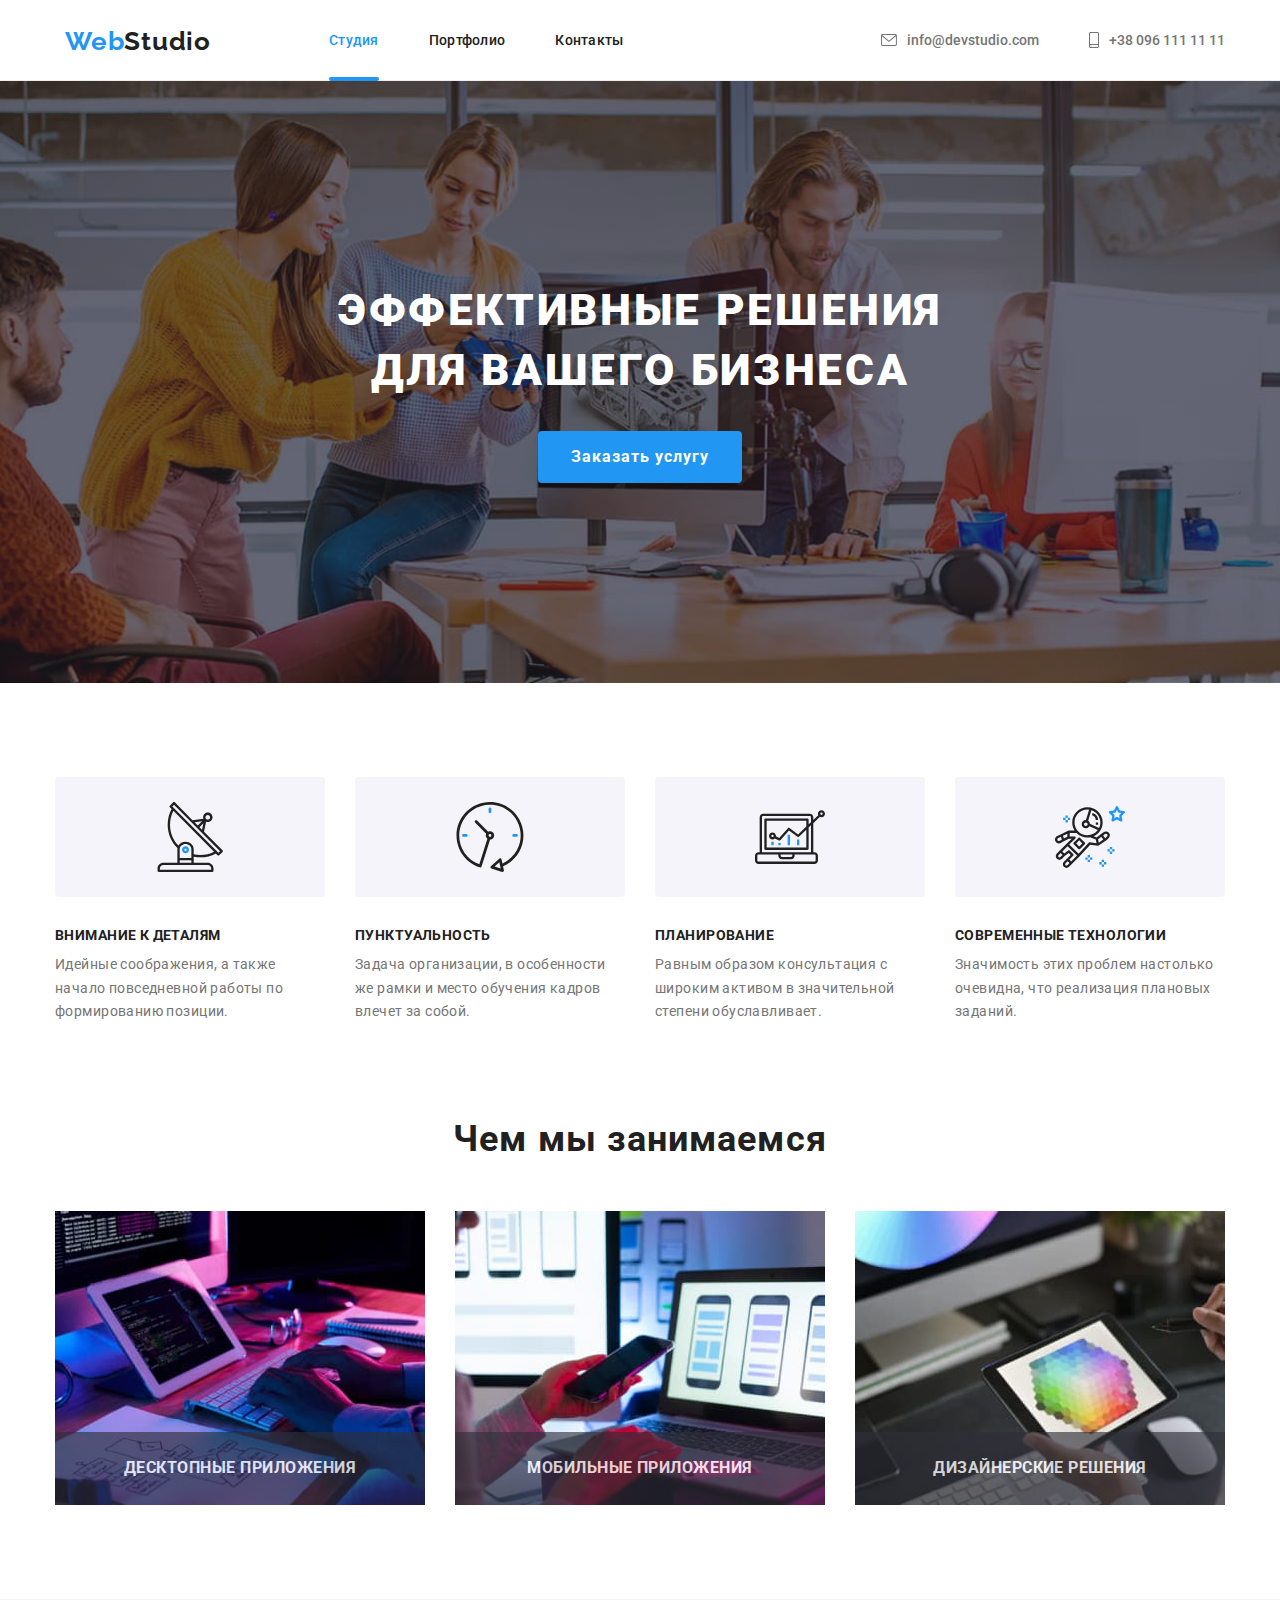
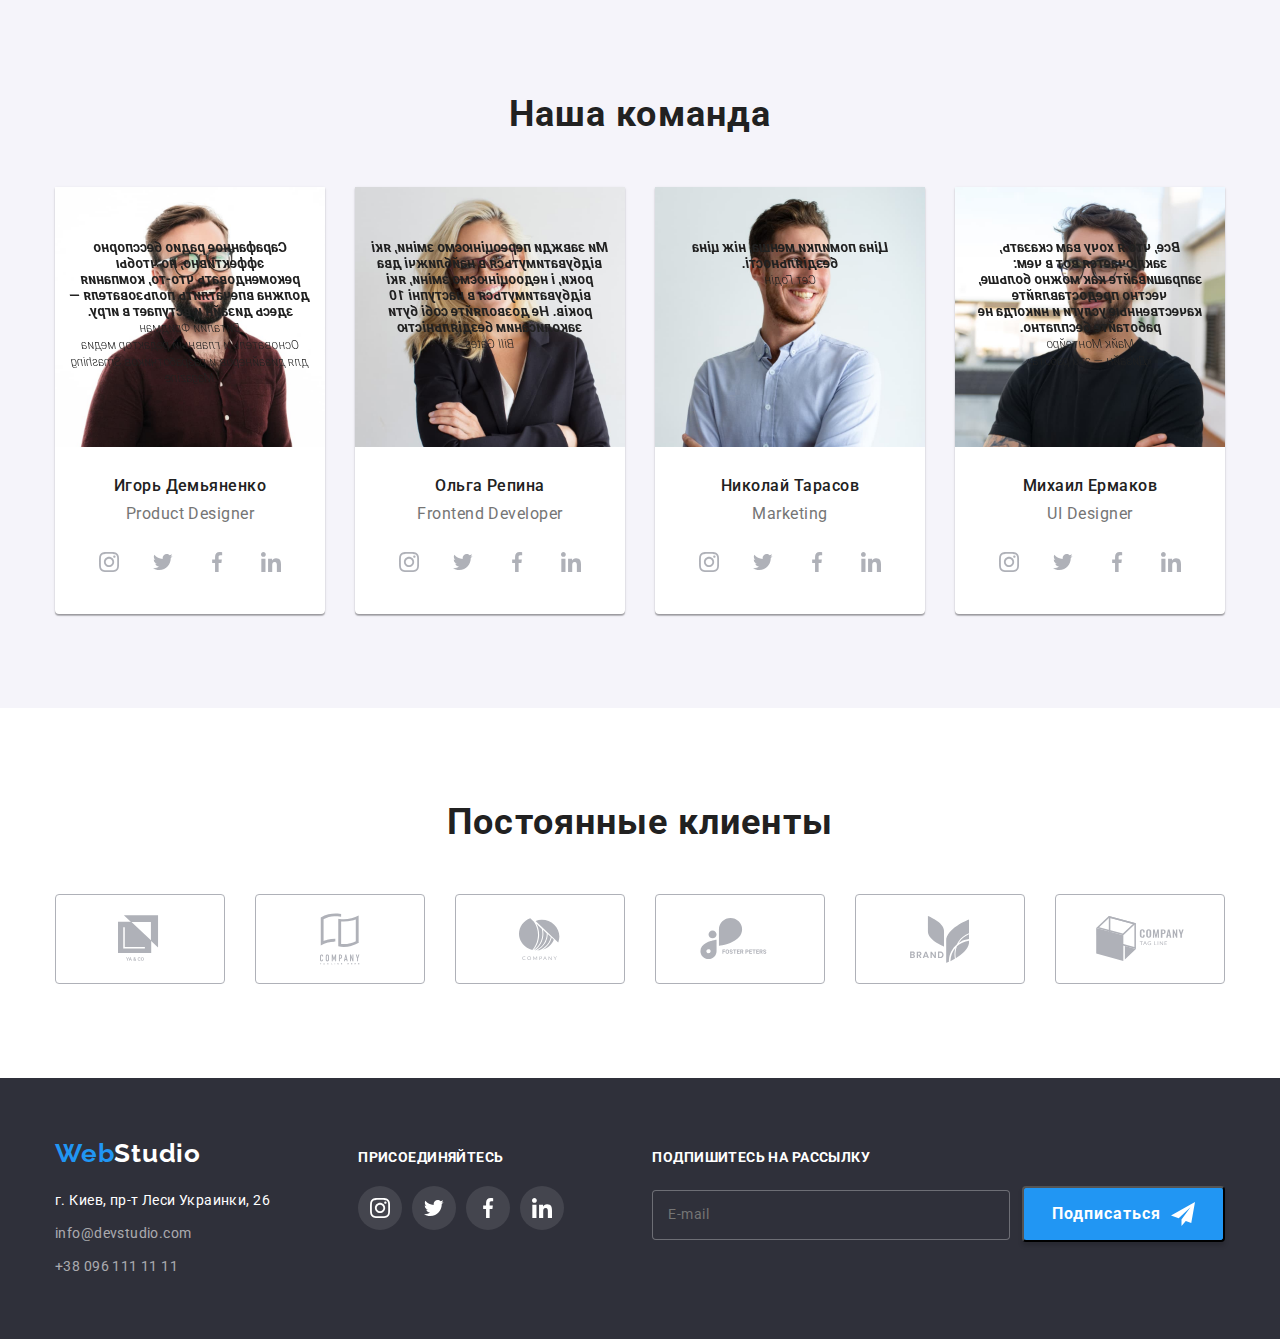
<file: index.html>
<!DOCTYPE html>
<html lang="en-ru">
  <head>
    <meta charset="UTF-8" />
    <meta http-equiv="X-UA-Compatible" content="IE=edge" />
    <meta name="viewport" content="width=device-width, initial-scale=1.0" />
    <link rel="preconnect" href="https://fonts.gstatic.com" />
    <link
      href="https://fonts.googleapis.com/css2?family=Raleway:wght@700&family=Roboto:wght@400;500;700;900&display=swap"
      rel="stylesheet"
    />
    <!-- <link
      rel="stylesheet"
      href="https://cdnjs.cloudflare.com/ajax/libs/modern-normalize/1.0.0/modern-normalize.min.css"
    /> -->
    <!-- <link rel="stylesheet" href="./css/style.css" /> -->
    <link rel="stylesheet" href="./css/main.min.css" />
    <title>Студия</title>
  </head>

  <body>
    <header class="header" id="header">
      <div class="container main-navigation">
        <nav class="navigation">
          <a href="./index.html" class="logo typical-link">
            <span class="logo-web">Web</span>Studio</a
          >
          <ul class="menu" id="menu">
            <li class="menu__item">
              <a
                href="./index.html"
                class="menu__link menu__link--current typical-link"
                >Студия</a
              >
            </li>
            <li class="menu__item">
              <a href="./portfolio.html" class="menu__link typical-link"
                >Портфолио</a
              >
            </li>
            <li class="menu__item">
              <a href="/Contacts" class="menu__link typical-link">Контакты</a>
            </li>
          </ul>
        </nav>
        <ul class="connect">
          <li class="connect__item">
            <a href="mailto:info@devstudio.com" class="linkM connect__link">
              <svg class="connect__icon envelope-icon">
                <use href="./images/sprite.svg#icon-envelope"></use>
              </svg>
              info@devstudio.com
            </a>
          </li>
          <li class="connect__item">
            <a href="tel:380961111111" class="linkT connect__link"
              ><svg class="connect__icon smartphone-icon">
                <use href="./images/sprite.svg#icon-smartphone"></use></svg
              >+38 096 111 11 11</a
            >
          </li>
        </ul>
      </div>
    </header>

    <main>
      <section class="section slogan" id="slogan">
        <div class="container">
          <h1 class="main-title">Эффективные решения для вашего бизнеса</h1>
          <button
            data-modal-open
            type="button"
            class="btn slogan-button"
            id="slogan-button"
          >
            Заказать услугу
          </button>
        </div>
      </section>

      <section class="section merits" id="merits">
        <div class="container">
          <h2 class="merits__title visually-hidden">Достоинства</h2>

          <ul class="merits-list">
            <li class="merits-list__item">
              <div class="merits-list__icon-thumb">
                <svg class="merits-list__icon">
                  <use href="./images/sprite.svg#icon-antena"></use>
                </svg>
              </div>
              <h3 class="merits-list__trait">Внимание к деталям</h3>
              <p class="merits-list__info">
                Идейные соображения, а также начало повседневной работы по
                формированию позиции.
              </p>
            </li>

            <li class="merits-list__item">
              <div class="merits-list__icon-thumb">
                <svg class="merits-list__icon">
                  <use href="./images/sprite.svg#icon-clock"></use>
                </svg>
              </div>
              <h3 class="merits-list__trait">Пунктуальность</h3>
              <p class="merits-list__info">
                Задача организации, в особенности же рамки и место обучения
                кадров влечет за собой.
              </p>
            </li>

            <li class="merits-list__item">
              <div class="merits-list__icon-thumb">
                <svg class="merits-list__icon">
                  <use href="./images/sprite.svg#icon-diagram"></use>
                </svg>
              </div>
              <h3 class="merits-list__trait">Планирование</h3>
              <p class="merits-list__info">
                Равным образом консультация с широким активом в значительной
                степени обуславливает.
              </p>
            </li>

            <li class="merits-list__item">
              <div class="merits-list__icon-thumb">
                <svg class="merits-list__icon">
                  <use href="./images/sprite.svg#icon-astronaut"></use>
                </svg>
              </div>
              <h3 class="merits-list__trait">Современные технологии</h3>
              <p class="merits-list__info">
                Значимость этих проблем настолько очевидна, что реализация
                плановых заданий.
              </p>
            </li>
          </ul>
        </div>
      </section>

      <section class="section business" id="business">
        <div class="container business-container">
          <h2 class="business__title">Чем мы занимаемся</h2>

          <ul class="business-direction">
            <li class="business-direction__item">
              <div class="business-direction__thumb">
                <a href="" class="link business-direction__link">
                  <img
                    class="business-direction__img"
                    src="./images/box-1.jpg"
                    alt="keyboard"
                    width="370"
                  />
                </a>
                <div class="business-direction__card-name">
                  <h3 class="business-direction__card-title">
                    Десктопные приложения
                  </h3>
                </div>
              </div>
            </li>

            <li class="business-direction__item">
              <div class="business-direction__thumb">
                <a href="" class="link business-direction__link">
                  <img
                    class="business-direction__img"
                    src="./images/box-2.jpg"
                    alt="keyboard"
                    width="370"
                  />
                </a>
                <div class="business-direction__card-name">
                  <h3 class="business-direction__card-title">
                    Мобильные приложения
                  </h3>
                </div>
              </div>
            </li>

            <li class="business-direction__item">
              <div class="business-direction__thumb">
                <a href="" class="link business-direction__link">
                  <img
                    class="business-direction__img"
                    src="./images/box-3.jpg"
                    alt="keyboard"
                    width="370"
                  />
                </a>
                <div class="business-direction__card-name">
                  <h3 class="business-direction__card-title">
                    Дизайнерские решения
                  </h3>
                </div>
              </div>
            </li>
          </ul>
        </div>
      </section>

      <section class="section team" id="team">
        <div class="container">
          <h2 class="team-title">Наша команда</h2>

          <ul class="team-list">
            <li class="team-list__member">
              <div class="team-list__card">
                <div class="team-list__rotate-container">
                  <div class="team-list__rotate-card">
                    <div class="team-list__thumb">
                      <img
                        class="team-list__img"
                        src="./images/teamcard-1.jpg"
                        width="270"
                        alt="Игорь Демьяненко"
                      />
                    </div>
                    <div class="team-list__back">
                      <h6 class="team-list__back-title">
                        Сарафанное радио бесспорно эффективно, но чтобы
                        рекомендовать что-то, компания должна впечатлить
                        пользователя — здесь дизайн и вступает в игру.
                        <br />
                        <span class="team-list__back-title-span">
                          Виталий Фридман<br />
                          Основатель и главный редактор медиа для дизайнеров и
                          разработчиков Smashing Magazine</span
                        >
                      </h6>
                    </div>
                  </div>
                </div>

                <div class="team-list__info">
                  <h4 class="team-list__name">Игорь Демьяненко</h4>
                  <p class="team-list__position">Product Designer</p>
                </div>

                <ul class="social">
                  <li class="social__item">
                    <a href="" class="social__link">
                      <svg class="social__icon" width="20" height="20">
                        <use href="./images/sprite.svg#icon-instagram"></use>
                      </svg>
                    </a>
                  </li>

                  <li class="social__item">
                    <a href="" class="social__link">
                      <svg class="social__icon" width="20" height="20">
                        <use href="./images/sprite.svg#icon-twitter"></use>
                      </svg>
                    </a>
                  </li>

                  <li class="social__item">
                    <a href="" class="social__link">
                      <svg class="social__icon" width="20" height="20">
                        <use href="./images/sprite.svg#icon-facebook"></use>
                      </svg>
                    </a>
                  </li>

                  <li class="social__item">
                    <a href="" class="social__link">
                      <svg class="social__icon" width="20" height="20">
                        <use href="./images/sprite.svg#icon-linkedin"></use>
                      </svg>
                    </a>
                  </li>
                </ul>
              </div>
            </li>

            <li class="team-list__member">
              <div class="team-list__card">
                <div class="team-list__rotate-container">
                  <div class="team-list__rotate-card">
                    <div class="team-list__thumb">
                      <img
                        class="team-list__img"
                        src="./images/teamcard-2.jpg"
                        width="270"
                        alt="Ольга Репина"
                      />
                    </div>
                    <div class="team-list__back">
                      <h6 class="team-list__back-title">
                        Ми завжди переоцінюємо зміни, які відбуватимуться в
                        найближчі два роки, і недооцінюємо зміни, які
                        відбуватимуться в наступні 10 років. Не дозволяйте собі
                        бути заколисаним бездіяльністю

                        <br />
                        <span class="team-list__back-title-span">
                          Bill Gates</span
                        >
                      </h6>
                    </div>
                  </div>
                </div>

                <div class="team-list__info">
                  <h4 class="team-list__name">Ольга Репина</h4>
                  <p class="team-list__position">Frontend Developer</p>
                </div>

                <ul class="social">
                  <li class="social__item">
                    <a href="" class="social__link">
                      <svg class="social__icon" width="20" height="20">
                        <use href="./images/sprite.svg#icon-instagram"></use>
                      </svg>
                    </a>
                  </li>

                  <li class="social__item">
                    <a href="" class="social__link">
                      <svg class="social__icon" width="20" height="20">
                        <use href="./images/sprite.svg#icon-twitter"></use>
                      </svg>
                    </a>
                  </li>

                  <li class="social__item">
                    <a href="" class="social__link">
                      <svg class="social__icon" width="20" height="20">
                        <use href="./images/sprite.svg#icon-facebook"></use>
                      </svg>
                    </a>
                  </li>

                  <li class="social__item">
                    <a href="" class="social__link">
                      <svg class="social__icon" width="20" height="20">
                        <use href="./images/sprite.svg#icon-linkedin"></use>
                      </svg>
                    </a>
                  </li>
                </ul>
              </div>
            </li>

            <li class="team-list__member">
              <div class="team-list__card">
                <div class="team-list__rotate-container">
                  <div class="team-list__rotate-card">
                    <div class="team-list__thumb">
                      <img
                        class="team-list__img"
                        src="./images/teamcard-3.jpg"
                        width="270"
                        alt="Николай Тарасов"
                      />
                    </div>
                    <div class="team-list__back">
                      <h6 class="team-list__back-title">
                        Ціна помилки менша, ніж ціна бездіяльності.<br />
                        <span class="team-list__back-title-span"
                          >Сет Годін</span
                        >
                      </h6>
                    </div>
                  </div>
                </div>

                <div class="team-list__info">
                  <h4 class="team-list__name">Николай Тарасов</h4>
                  <p class="team-list__position">Marketing</p>
                </div>

                <ul class="social">
                  <li class="social__item">
                    <a href="" class="social__link">
                      <svg class="social__icon" width="20" height="20">
                        <use href="./images/sprite.svg#icon-instagram"></use>
                      </svg>
                    </a>
                  </li>

                  <li class="social__item">
                    <a href="" class="social__link">
                      <svg class="social__icon" width="20" height="20">
                        <use href="./images/sprite.svg#icon-twitter"></use>
                      </svg>
                    </a>
                  </li>

                  <li class="social__item">
                    <a href="" class="social__link">
                      <svg class="social__icon" width="20" height="20">
                        <use href="./images/sprite.svg#icon-facebook"></use>
                      </svg>
                    </a>
                  </li>

                  <li class="social__item">
                    <a href="" class="social__link">
                      <svg class="social__icon" width="20" height="20">
                        <use href="./images/sprite.svg#icon-linkedin"></use>
                      </svg>
                    </a>
                  </li>
                </ul>
              </div>
            </li>

            <li class="team-list__member">
              <div class="team-list__card">
                <div class="team-list__rotate-container">
                  <div class="team-list__rotate-card">
                    <div class="team-list__thumb">
                      <img
                        class="team-list__img"
                        src="./images/teamcard-4.jpg"
                        width="270"
                        alt="Михаил Ермаков"
                      />
                    </div>

                    <div class="team-list__back">
                      <h6 class="team-list__back-title">
                        Все, что я хочу вам сказать, заключается вот в чем:
                        запрашивайте как можно больше, честно предоставляйте
                        качественные услуги и никогда не работайте бесплатно.<br />
                        <span class="team-list__back-title-span"
                          >Майк Монтейро<br />«Дизайн — это работа»</span
                        >
                      </h6>
                    </div>
                  </div>
                </div>

                <div class="team-list__info">
                  <h4 class="team-list__name">Михаил Ермаков</h4>
                  <p class="team-list__position">UI Designer</p>
                </div>

                <ul class="social">
                  <li class="social__item">
                    <a href="" class="social__link">
                      <svg class="social__icon" width="20" height="20">
                        <use href="./images/sprite.svg#icon-instagram"></use>
                      </svg>
                    </a>
                  </li>

                  <li class="social__item">
                    <a href="" class="social__link">
                      <svg class="social__icon" width="20" height="20">
                        <use href="./images/sprite.svg#icon-twitter"></use>
                      </svg>
                    </a>
                  </li>

                  <li class="social__item">
                    <a href="" class="social__link">
                      <svg class="social__icon" width="20" height="20">
                        <use href="./images/sprite.svg#icon-facebook"></use>
                      </svg>
                    </a>
                  </li>

                  <li class="social__item">
                    <a href="" class="social__link">
                      <svg class="social__icon" width="20" height="20">
                        <use href="./images/sprite.svg#icon-linkedin"></use>
                      </svg>
                    </a>
                  </li>
                </ul>
              </div>
            </li>
          </ul>
        </div>
      </section>

      <section class="section clients">
        <div class="container">
          <h2 class="clients-title">
            Постоянные клиенты
          </h2>

          <ul class="clients-list">
            <li class="clients-list__item yaco-item">
              <a href="" class="clients-list__link">
                <svg class="clients-list__icon yaco-icon">
                  <use href="./images/sprite.svg#icon-logo-1"></use>
                </svg>
              </a>
            </li>

            <li class="clients-list__item here-item">
              <a href="" class="clients-list__link">
                <svg class="clients-list__icon here-icon">
                  <use href="./images/sprite.svg#icon-logo-2"></use>
                </svg>
              </a>
            </li>

            <li class="clients-list__item leaf-item">
              <a href="" class="clients-list__link">
                <svg class="clients-list__icon leaf-icon">
                  <use href="./images/sprite.svg#icon-logo-3"></use>
                </svg>
              </a>
            </li>

            <li class="clients-list__item foster-item">
              <a href="" class="clients-list__link">
                <svg class="clients-list__icon foster-icon">
                  <use href="./images/sprite.svg#icon-logo-4"></use>
                </svg>
              </a>
            </li>

            <li class="clients-list__item brand-item">
              <a href="" class="clients-list__link">
                <svg class="clients-list__icon brand-icon">
                  <use href="./images/sprite.svg#icon-logo-5"></use>
                </svg>
              </a>
            </li>

            <li class="clients-list__item tagline-item">
              <a href="" class="clients-list__link">
                <svg class="clients-list__icon tagline-icon">
                  <use href="./images/sprite.svg#icon-logo-6"></use>
                </svg>
              </a>
            </li>
          </ul>
        </div>
      </section>
    </main>

    <footer class="footer" id="footer">
      <div class="container footer-container">
        <ul class="wrap-footer">
          <li class="wrap-footer__item">
            <div class="wrap-footer-part">
              <a href="/" class="logo logoF">
                <span class="logo-web">Web</span>Studio</a
              >
              <div class="footer-info">
                <ul class="footer-list">
                  <li class="footer-list__item">
                    <address class="footer-list__address" id="address">
                      <a
                        href="https://goo.gl/maps/fL9K5bsfUm9z82oU8"
                        rel="noopener noreferrer nofollow"
                        target="_blank"
                        class="footer-list__footer-link linkA"
                      >
                        г. Киев, пр-т Леси Украинки, 26
                      </a>
                    </address>
                  </li>
                  <li class="footer-list__item">
                    <a
                      href="mailto:info@devstudio.com"
                      class="footer-list__footer-link linkM"
                    >
                      info@devstudio.com
                    </a>
                  </li>
                  <li class="footer-list__item">
                    <a
                      href="tel:380961111111"
                      class="footer-list__footer-link linkT"
                      >+38 096 111 11 11</a
                    >
                  </li>
                </ul>
              </div>
            </div>
          </li>

          <li class="wrap-footer__item">
            <div class="ratical-part">
              <h4 class="retical-social-title">присоединяйтесь</h4>
              <ul class="social social-footer">
                <li class="social__item">
                  <a href="" class="social__link fi-social-link">
                    <svg class="social__icon fi-social" width="20" height="20">
                      <use href="./images/sprite.svg#icon-instagram"></use>
                    </svg>
                  </a>
                </li>

                <li class="social__item">
                  <a href="" class="social__link fi-social-link">
                    <svg class="social__icon fi-social" width="20" height="20">
                      <use href="./images/sprite.svg#icon-twitter"></use>
                    </svg>
                  </a>
                </li>

                <li class="social__item">
                  <a href="" class="social__link fi-social-link">
                    <svg class="social__icon fi-social" width="20" height="20">
                      <use href="./images/sprite.svg#icon-facebook"></use>
                    </svg>
                  </a>
                </li>

                <li class="social__item">
                  <a href="" class="social__link fi-social-link">
                    <svg class="social__icon fi-social" width="20" height="20">
                      <use href="./images/sprite.svg#icon-linkedin"></use>
                    </svg>
                  </a>
                </li>
              </ul>
            </div>
          </li>

          <li class="wrap-footer__item">
            <div class="footer-form-wrap">
              <h4 class="footer-form-title">Подпишитесь на рассылку</h4>

              <form name="footer-form" class="footer-form" novalidate>
                <label for="user_email" class="footer-form__lable">
                  <input
                    placeholder="E-mail"
                    type="email"
                    name="email"
                    class="footer-form__input"
                    id="user_email"
                  />
                </label>
                <button type="submit" class="btn footer-form__submit">
                  Подписаться
                  <svg class="footer-form__social-icon" width="24" height="24">
                    <use href="./images/sprite.svg#icon-send"></use>
                  </svg>
                </button>
              </form>
            </div>
          </li>
        </ul>
      </div>
    </footer>

    <div data-modal class="backdrop-slogan is-hidden">
      <div class="modal-slogan">
        <button data-modal-close type="button" class="modal-slogan__close">
          <svg class="modal-slogan__close-icon">
            <use href="./images/sprite.svg#icon-close-icon"></use>
          </svg>
        </button>

        <form class="modal-form">
          <h3 class="modal-form__title">
            Оставьте свои данные, мы вам перезвоним
          </h3>

          <div class="modal-form__unit">
            <div class="modal-form__unit-group">
              <label for="user-name" class="modal-form__unit-lable">
                Имя
              </label>

             <span class="modal-form__unit-span">
             	 <input
	                type="text"
	                name="user-name"
	                id="user-name"
	                class="modal-form__unit-input"
	                placeholder="John Dear"
	              />
	              <svg class="modal-form__unit-icon" width="11" height="11">
	                <use href="./images/sprite.svg#icon-modal-name"></use>
	              </svg>
             </span>
            </div>
          </div>

          <div class="modal-form__unit">
            <div class="modal-form__unit-group">
              <label for="user-tel" class="modal-form__unit-lable">
                Телефон
              </label>
			  <span class="modal-form__unit-span">
             	 <input
	                type="tel"
	                name="user-tel"
	                id="user-tel"
	                class="modal-form__unit-input"
	                placeholder="+38-050-123-12-12"
	              />
	              <svg class="modal-form__unit-icon" width="18" height="18">
	                <use href="./images/sprite.svg#icon-modal-phone"></use>
	              </svg>
             </span>
            </div>
          </div>

          <div class="modal-form__unit">
            <div class="modal-form__unit-group">
              <label for="user-mail" class="modal-form__unit-lable">
                Почта
              </label>
			  <span class="modal-form__unit-span">
              	<input
	                type="email"
	                name="user-mail"
	                id="user-mail"
	                class="modal-form__unit-input"
	                placeholder="youradress@gmail.com "
	              />
	              <svg class="modal-form__unit-icon" width="18" height="18">
	                <use href="./images/sprite.svg#icon-modal-email"></use>
	              </svg>
              </span>
            </div>
          </div>

          <div class="modal-form__unit">
            <label for="user-comment" class="modal-aria-lable">
              Комментарий
            </label>
            <textarea
              name="user-comment"
              id="user-comment"
              class="user-comment"
              placeholder="Введите текст"
            ></textarea>
          </div>

          <label for="modal-checkbox" class="modal-checkbox-policy">
            <input
              type="checkbox"
              name="modal-checkbox"
              class="modal-checkbox"
              id="modal-checkbox"
            />
            <span class="checkbox-icon-span"></span>

            Соглашаюсь с рассылкой и принимаю&nbsp;
            <a href="" class="modal-link" id="modal-link"> Условия договора</a>
          </label>

          <button
            type="submit"
            id="form-submit"
            class="btn modal-form__btn-modal"
          >
            Отправить
          </button>
        </form>
      </div>
    </div>

    <!-- ======================================= -->

    <script src="./js/modal.js"></script>
  </body>
</html>
</file>
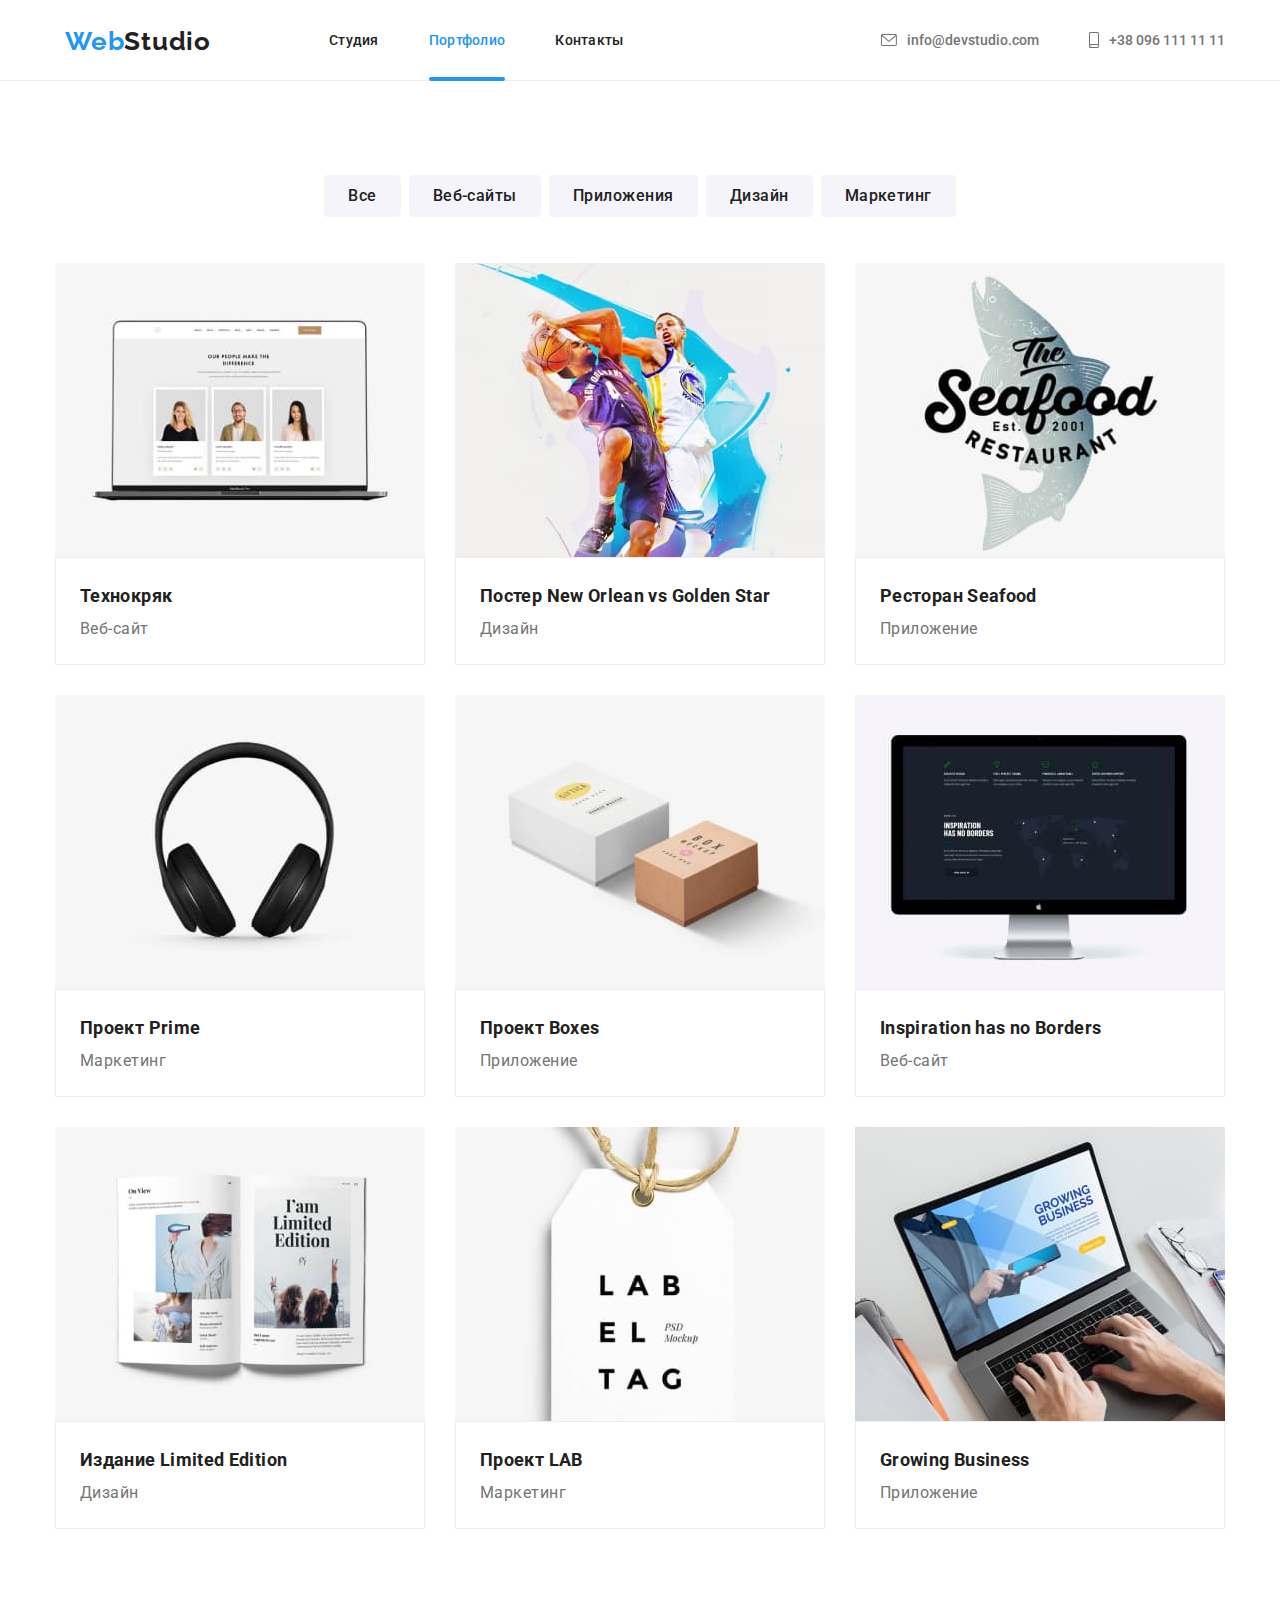
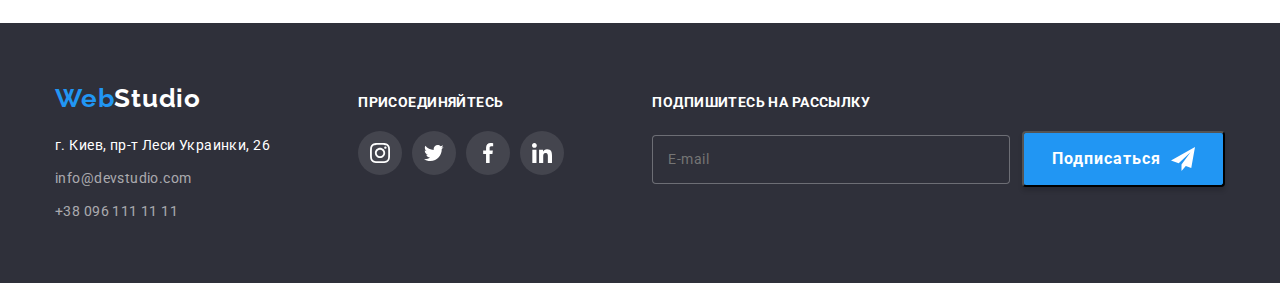
<file: portfolio.html>
<!DOCTYPE html>
<html lang="en-ru">
  <head>
    <meta charset="UTF-8" />
    <meta http-equiv="X-UA-Compatible" content="IE=edge" />
    <meta name="viewport" content="width=device-width, initial-scale=1.0" />
    <link rel="preconnect" href="https://fonts.gstatic.com" />
    <link
      href="https://fonts.googleapis.com/css2?family=Raleway:wght@700&family=Roboto:wght@400;500;700;900&display=swap"
      rel="stylesheet"
    />
    <link rel="stylesheet" href="./css/main.min.css" />
    <title>Portfolio</title>
  </head>

  <body>
    <header class="header" id="header">
      <div class="container main-navigation">
        <nav class="navigation">
          <a href="./index.html" class="logo typical-link">
            <span class="logo-web">Web</span>Studio</a
          >
          <ul class="menu" id="menu">
            <li class="menu__item">
              <a href="./index.html" class="menu__link typical-link">Студия</a>
            </li>
            <li class="menu__item">
              <a
                href="./portfolio.html"
                class="menu__link typical-link menu__link--current"
                >Портфолио</a
              >
            </li>
            <li class="menu__item">
              <a href="/Contacts" class="menu__link typical-link">Контакты</a>
            </li>
          </ul>
        </nav>
        <ul class="connect">
          <li class="connect__item">
            <a href="mailto:info@devstudio.com" class="linkM connect__link">
              <svg class="connect__icon envelope-icon">
                <use href="./images/sprite.svg#icon-envelope"></use>
              </svg>
              info@devstudio.com
            </a>
          </li>
          <li class="connect__item">
            <a href="tel:380961111111" class="linkT connect__link"
              ><svg class="connect__icon smartphone-icon">
                <use href="./images/sprite.svg#icon-smartphone"></use></svg
              >+38 096 111 11 11</a
            >
          </li>
        </ul>
      </div>
    </header>

    <main>
      <section class="section portfolio">
        <div class="container">
          <h2 class="portfolio-title visually-hidden">Галерея работ</h2>

          <ul class="filter-button">
            <li class="filter-button__item">
              <button type="button" class="btn filter-button__btn-portfolio">
                Все
              </button>
            </li>
            <li class="filter-button__item">
              <button type="button" class="btn filter-button__btn-portfolio">
                Веб-сайты
              </button>
            </li>
            <li class="filter-button__item">
              <button type="button" class="btn filter-button__btn-portfolio">
                Приложения
              </button>
            </li>
            <li class="filter-button__item">
              <button type="button" class="btn filter-button__btn-portfolio">
                Дизайн
              </button>
            </li>
            <li class="filter-button__item">
              <button type="button" class="btn filter-button__btn-portfolio">
                Маркетинг
              </button>
            </li>
          </ul>

          <ul class="portfolio-list">
            <li class="portfolio-list__point">
              <a href="" class="link portfolio-list__link">
                <div class="portfolio-list__thumb">
                  <div class="portfolio-list__overlay">
                    <p class="portfolio-list__text-overlay">
                      Технокряк это современная площадка распространения
                      коронавируса. Компании используют эту платформу для
                      цифрового шпионажа и атак на защищённые сервера
                      конкурентов.
                    </p>
                  </div>
                  <img
                    src="./images/technocrjak.jpg"
                    alt="Технокряк"
                    width="370"
                    class="portfolio-list__image"
                  />
                </div>
                <div class="portfolio-list__info">
                  <h3 class="portfolio-list__name">Технокряк</h3>
                  <p class="portfolio-list__description">Веб-сайт</p>
                </div>
              </a>
            </li>

            <li class="portfolio-list__point">
              <a href="" class="link portfolio-list__link">
                <div class="portfolio-list__thumb">
                  <div class="portfolio-list__overlay">
                    <p class="portfolio-list__text-overlay">
                      «Нью-Орлінс Пеліканс» — професійна баскетбольна команда,
                      заснована у 2002, розташована в місті Новий Орлеан в штаті
                      Луїзіана. Команда є членом Південно-Західного дивізіону
                      Західної конференції Національної баскетбольної асоціації.
                    </p>
                  </div>
                  <img
                    src="./images/posterOrlean.jpg"
                    alt="Постер New Orlean vs Golden Star"
                    width="370"
                    class="portfolio-list__image"
                  />
                </div>
                <div class="portfolio-list__info">
                  <h3 class="portfolio-list__name">
                    Постер New Orlean vs Golden Star
                  </h3>
                  <p class="portfolio-list__description">Дизайн</p>
                </div>
              </a>
            </li>

            <li class="portfolio-list__point">
              <a href="" class="link portfolio-list__link">
                <div class="portfolio-list__thumb">
                  <div class="portfolio-list__overlay">
                    <p class="portfolio-list__text-overlay">
                      Це острів усамітнення та спокою, де зібрана найбільша
                      колекція риби, морепродуктів устриць зі всього світу,
                      безпосередньо від найбільшого імпортера. Ви знайдете для
                      себе в меню щось смачне, вишукане та екзотичне.
                    </p>
                  </div>
                  <img
                    src="./images/seafood.jpg"
                    alt="seafood"
                    width="370"
                    class="portfolio-list__image"
                  />
                </div>
                <div class="portfolio-list__info">
                  <h3 class="portfolio-list__name">Ресторан Seafood</h3>
                  <p class="portfolio-list__description">Приложение</p>
                </div>
              </a>
            </li>

            <li class="portfolio-list__point">
              <a href="" class="link portfolio-list__link">
                <div class="portfolio-list__thumb">
                  <div class="portfolio-list__overlay">
                    <p class="portfolio-list__text-overlay">
                      Наву́шники — пристрій для особистого прослуховування музики
                      або інших звукових записів, у комплекті з мікрофоном
                      можуть використовуватись як засіб для ведення перемовин по
                      телефону або за допомогою іншого засобу голосового
                      зв'язку.
                    </p>
                  </div>
                  <img
                    src="./images/projectprime.jpg"
                    alt="Проект Prime"
                    width="370"
                    class="portfolio-list__image"
                  />
                </div>
                <div class="portfolio-list__info">
                  <h3 class="portfolio-list__name">Проект Prime</h3>
                  <p class="portfolio-list__description">Маркетинг</p>
                </div>
              </a>
            </li>

            <li class="portfolio-list__point">
              <a href="" class="link portfolio-list__link">
                <div class="portfolio-list__thumb">
                  <div class="portfolio-list__overlay">
                    <p class="portfolio-list__text-overlay">
                      коробки для пакування парфумерії та косметичних засобів;
                      гофротара для алкогольних напоїв; гофротара для пакування
                      одягу; коробки для пакування подарунків; коробки для
                      медичних препаратів; коробки для товарів промислового
                      призначення;
                    </p>
                  </div>
                  <img
                    src="./images/projectboxes.jpg"
                    alt="Проект Boxes"
                    width="370"
                    class="portfolio-list__image"
                  />
                </div>
                <div class="portfolio-list__info">
                  <h3 class="portfolio-list__name">Проект Boxes</h3>
                  <p class="portfolio-list__description">Приложение</p>
                </div>
              </a>
            </li>

            <li class="portfolio-list__point">
              <a href="" class="link portfolio-list__link">
                <div class="portfolio-list__thumb">
                  <div class="portfolio-list__overlay">
                    <p class="portfolio-list__text-overlay">
                      Information is the oxygen of the modern age. It seeps
                      through the walls topped by barbed wire, it wafts across
                      the electrified borders.<br />
                      Ronald Reagan
                    </p>
                  </div>
                  <img
                    src="./images/inspiration.jpg"
                    alt="Inspiration has no Borders"
                    width="370"
                    class="portfolio-list__image"
                  />
                </div>
                <div class="portfolio-list__info">
                  <h3 class="portfolio-list__name">
                    Inspiration has no Borders
                  </h3>
                  <p class="portfolio-list__description">Веб-сайт</p>
                </div>
              </a>
            </li>

            <li class="portfolio-list__point">
              <a href="" class="link portfolio-list__link">
                <div class="portfolio-list__thumb">
                  <div class="portfolio-list__overlay">
                    <p class="portfolio-list__text-overlay">
                      Books, in all their variety, offer the human intellect the
                      means whereby civilisation may be carried triumphantly
                      forward.<br />
                      Winston Churchill
                    </p>
                  </div>
                  <img
                    src="./images/limitededition.jpg"
                    alt="Издание Limited Edition"
                    width="370"
                    class="portfolio-list__image"
                  />
                </div>
                <div class="portfolio-list__info">
                  <h3 class="portfolio-list__name">Издание Limited Edition</h3>
                  <p class="portfolio-list__description">Дизайн</p>
                </div>
              </a>
            </li>

            <li class="portfolio-list__point">
              <a href="" class="link portfolio-list__link">
                <div class="portfolio-list__thumb">
                  <div class="portfolio-list__overlay">
                    <p class="portfolio-list__text-overlay">
                      LabelTag может создать круглую этикетку на стороне данных
                      любого диска DVD + R , DVD-R или CD-R, содержащую основную
                      информацию, видимую глазу. В настоящее время LabelTag
                      является эксклюзивной технологией Lite-On для записывающих
                      приводов DVD.
                    </p>
                  </div>
                  <img
                    src="./images/projectlab.jpg"
                    alt="Проект LAB"
                    width="370"
                    class="portfolio-list__image"
                  />
                </div>
                <div class="portfolio-list__info">
                  <h3 class="portfolio-list__name">Проект LAB</h3>
                  <p class="portfolio-list__description">Маркетинг</p>
                </div>
              </a>
            </li>

            <li class="portfolio-list__point">
              <a href="" class="link portfolio-list__link">
                <div class="portfolio-list__thumb">
                  <div class="portfolio-list__overlay">
                    <p class="portfolio-list__text-overlay">
                      Миру наплевать на вашу самооценку. Жизнь будет требовать
                      от вас закончить дело до того, как вы почувствуете себя
                      уверенно.<br />
                      Билл Гейтс
                    </p>
                  </div>
                  <img
                    src="./images/growingbusiness.jpg"
                    alt="Growing Business"
                    width="370"
                    class="portfolio-list__image"
                  />
                </div>
                <div class="portfolio-list__info">
                  <h3 class="portfolio-list__name">Growing Business</h3>
                  <p class="portfolio-list__description">Приложение</p>
                </div>
              </a>
            </li>
          </ul>
        </div>
      </section>
    </main>

    <footer class="footer" id="footer">
      <div class="container footer-container">
        <ul class="wrap-footer">
          <li class="wrap-footer__item">
            <div class="wrap-footer-part">
              <a href="/" class="logo logoF">
                <span class="logo-web">Web</span>Studio</a
              >
              <div class="footer-info">
                <ul class="footer-list">
                  <li class="footer-list__item">
                    <address class="footer-list__address" id="address">
                      <a
                        href="https://goo.gl/maps/fL9K5bsfUm9z82oU8"
                        rel="noopener noreferrer nofollow"
                        target="_blank"
                        class="footer-list__footer-link linkA"
                      >
                        г. Киев, пр-т Леси Украинки, 26
                      </a>
                    </address>
                  </li>
                  <li class="footer-list__item">
                    <a
                      href="mailto:info@devstudio.com"
                      class="footer-list__footer-link linkM"
                    >
                      info@devstudio.com
                    </a>
                  </li>
                  <li class="footer-list__item">
                    <a
                      href="tel:380961111111"
                      class="footer-list__footer-link linkT"
                      >+38 096 111 11 11</a
                    >
                  </li>
                </ul>
              </div>
            </div>
          </li>

          <li class="wrap-footer__item">
            <div class="ratical-part">
              <h4 class="retical-social-title">присоединяйтесь</h4>
              <ul class="social social-footer">
                <li class="social__item">
                  <a href="" class="social__link fi-social-link">
                    <svg class="social__icon fi-social" width="20" height="20">
                      <use href="./images/sprite.svg#icon-instagram"></use>
                    </svg>
                  </a>
                </li>

                <li class="social__item">
                  <a href="" class="social__link fi-social-link">
                    <svg class="social__icon fi-social" width="20" height="20">
                      <use href="./images/sprite.svg#icon-twitter"></use>
                    </svg>
                  </a>
                </li>

                <li class="social__item">
                  <a href="" class="social__link fi-social-link">
                    <svg class="social__icon fi-social" width="20" height="20">
                      <use href="./images/sprite.svg#icon-facebook"></use>
                    </svg>
                  </a>
                </li>

                <li class="social__item">
                  <a href="" class="social__link fi-social-link">
                    <svg class="social__icon fi-social" width="20" height="20">
                      <use href="./images/sprite.svg#icon-linkedin"></use>
                    </svg>
                  </a>
                </li>
              </ul>
            </div>
          </li>

          <li class="wrap-footer__item">
            <div class="footer-form-wrap">
              <h4 class="footer-form-title">Подпишитесь на рассылку</h4>

              <form name="footer-form" class="footer-form" novalidate>
                <label for="user_email" class="footer-form__lable">
                  <input
                    placeholder="E-mail"
                    type="email"
                    name="email"
                    class="footer-form__input"
                    id="user_email"
                  />
                </label>
                <button type="submit" class="btn footer-form__submit">
                  Подписаться
                  <svg class="footer-form__social-icon" width="24" height="24">
                    <use href="./images/sprite.svg#icon-send"></use>
                  </svg>
                </button>
              </form>
            </div>
          </li>
        </ul>
      </div>
    </footer>
  </body>
</html>
</file>
<file: css/main.min.css>
/*! modern-normalize v1.0.0 | MIT License | https://github.com/sindresorhus/modern-normalize */*,*::before,*::after{-webkit-box-sizing:border-box;box-sizing:border-box}:root{-moz-tab-size:4;-o-tab-size:4;tab-size:4}html{line-height:1.15;-webkit-text-size-adjust:100%}body{margin:0}body{font-family:system-ui,-apple-system,"Segoe UI",Roboto,Helvetica,Arial,sans-serif,"Apple Color Emoji","Segoe UI Emoji"}hr{height:0;color:inherit}abbr[title]{-webkit-text-decoration:underline dotted;text-decoration:underline dotted}b,strong{font-weight:bolder}code,kbd,samp,pre{font-family:ui-monospace, SFMono-Regular, Consolas, "Liberation Mono", Menlo, monospace;font-size:1em}small{font-size:80%}sub,sup{font-size:75%;line-height:0;position:relative;vertical-align:baseline}sub{bottom:-0.25em}sup{top:-0.5em}table{text-indent:0;border-color:inherit}button,input,optgroup,select,textarea{font-family:inherit;font-size:100%;line-height:1.15;margin:0}button,select{text-transform:none}button,[type="button"],[type="reset"],[type="submit"]{-webkit-appearance:button}::-moz-focus-inner{border-style:none;padding:0}:-moz-focusring{outline:1px dotted ButtonText}:-moz-ui-invalid{box-shadow:none}legend{padding:0}progress{vertical-align:baseline}::-webkit-inner-spin-button,::-webkit-outer-spin-button{height:auto}[type="search"]{-webkit-appearance:textfield;outline-offset:-2px}::-webkit-search-decoration{-webkit-appearance:none}::-webkit-file-upload-button{-webkit-appearance:button;font:inherit}summary{display:list-item}html{-webkit-box-sizing:border-box;box-sizing:border-box}*,*::before,*::after{-webkit-box-sizing:inherit;box-sizing:inherit}body{font-family:"Roboto", sans-serif;font-size:14px;font-weight:400;font-style:normal;color:#212121;margin:0;padding:0}.container{width:1200px;margin-left:auto;margin-right:auto;padding-left:15px;padding-right:15px}h1,h2,h3,h4,h5,h6{font-family:"Roboto", sans-serif;color:#212121;margin:0;padding:0}a{text-decoration:none}.typical-link{color:inherit;text-decoration:none;outline:none;font-family:"Roboto", sans-serif;font-style:normal;font-weight:500;font-size:14px;line-height:1.15;letter-spacing:0.02em;padding:10px;position:relative}.visually-hidden{position:absolute !important;clip:rect(1px 1px 1px 1px);clip:rect(1px, 1px, 1px, 1px);padding:0 !important;border:0 !important;height:1px !important;width:1px !important;overflow:hidden}p{margin:0;padding:0;color:#757575}ul,li{display:block;padding:0;margin:0}img{display:block;min-width:100%;height:100%}.btn{background-color:#2196f3;color:#fff;font-family:Roboto;font-style:normal;cursor:pointer}.btn:hover,.btn:focus{background-color:#fff;color:var(--primary-color)}.link:hover,.link:focus{color:#2196f3;background-color:#fff}.section{padding-top:94px;padding-bottom:94px}.merits-list,.business-direction,.team-list,.clients-list,.portfolio-list{display:-webkit-box;display:-ms-flexbox;display:flex;-ms-flex-wrap:wrap;flex-wrap:wrap;margin-left:calc(-1 * 30px);margin-top:calc(-1 * 30px)}.merits-list>.merits-list__item,.business-direction>.business-direction__item,.team-list>.team-list__member,.clients-list>.clients-list__item,.portfolio-list>.portfolio-list__point{margin-left:30px;margin-top:30px}/*!retical common functions*//*!retical common functions end*//*! reticle merits*/.merits-list>.merits-list__item{-ms-flex-preferred-size:calc(100% / 4 - 30px);flex-basis:calc(100% / 4 - 30px)}/*! reticle business*/.business-direction>.business-direction__item{-ms-flex-preferred-size:calc(100% / 3 - 30px);flex-basis:calc(100% / 3 - 30px)}/*! reticle team*/.team-list>.team-list__member{-ms-flex-preferred-size:calc(100% / 4 - 30px);flex-basis:calc(100% / 4 - 30px)}/*! clients retical*/.clients-list>.clients-list__item{-ms-flex-preferred-size:calc(100% / 6 - 30px);flex-basis:calc(100% / 6 - 30px)}/*! reticle portfolio*/.portfolio-list>.portfolio-list__point{-ms-flex-preferred-size:calc(100% / 3 - 30px);flex-basis:calc(100% / 3 - 30px)}.header{border-bottom:1px solid #eee}.main-navigation{display:-webkit-box;display:-ms-flexbox;display:flex;-webkit-box-align:center;-ms-flex-align:center;align-items:center}.navigation{display:-webkit-box;display:-ms-flexbox;display:flex}.logo{padding-top:26px;padding-bottom:23px}.menu{display:-webkit-box;display:-ms-flexbox;display:flex;margin-left:108px}.menu .menu__item:not(:last-child){margin-right:50px}.menu__link--current::after{display:block;content:"";width:100%;height:4px;border-radius:4px;background-color:#2196f3;position:absolute;left:0;bottom:-1px}.menu__link,.linkA,.linkM,.linkT{display:block;padding-top:32px;padding-bottom:32px;padding-left:0;padding-right:0;-webkit-transition-property:color;transition-property:color;-webkit-transition-duration:250ms;transition-duration:250ms;-webkit-transition-timing-function:cubic-bezier(0.4, 0, 0.2, 1);transition-timing-function:cubic-bezier(0.4, 0, 0.2, 1)}.menu__link:hover,.menu__link:focus{color:#2196f3}.menu__link--current{color:#2196f3}.connect__link{display:-webkit-box;display:-ms-flexbox;display:flex;-webkit-box-pack:center;-ms-flex-pack:center;justify-content:center;-webkit-box-align:center;-ms-flex-align:center;align-items:center;width:100%;height:100%;fill:#757575;color:#757575;font-weight:500;-webkit-transition-property:fill, color;transition-property:fill, color;-webkit-transition-duration:250ms;transition-duration:250ms;-webkit-transition-timing-function:cubic-bezier(0.4, 0, 0.2, 1);transition-timing-function:cubic-bezier(0.4, 0, 0.2, 1)}.connect__link:hover,.connect__link:focus{fill:#2196f3;color:#2196f3}.envelope-icon{width:16px;height:12px}.smartphone-icon{width:10px;height:16px}.connect__icon{margin-right:10px;margin-bottom:0}.connect{display:-webkit-box;display:-ms-flexbox;display:flex;margin-left:auto}.connect__item+.connect__item{margin-left:50px}.logo{font-family:"Raleway", sans-serif;font-style:normal;font-weight:700;font-size:26px;line-height:1.2;letter-spacing:0.03em;color:inherit}.logo:hover,.logo:focus{color:inherit}.logo-web{color:#2196f3}.slogan{padding-top:200px;padding-bottom:200px;background-color:#c4c4c4;text-align:center;background-image:-webkit-gradient(linear, left top, left bottom, from(rgba(47,48,58,0.4)), to(rgba(47,48,58,0.4))),url(../images/workin-day.jpg);background-image:linear-gradient(rgba(47,48,58,0.4), rgba(47,48,58,0.4)),url(../images/workin-day.jpg);background-position:center;background-repeat:no-repeat;background-size:cover}.main-title{font-weight:900;font-size:44px;line-height:1.36;letter-spacing:0.06em;text-transform:uppercase;color:#fff;text-align:center;max-width:696px;margin:0 auto;margin-bottom:30px}.slogan-button{font-weight:bold;font-size:16px;line-height:1.87;letter-spacing:0.06em;-webkit-box-shadow:0px 4px 4px rgba(0,0,0,0.15);box-shadow:0px 4px 4px rgba(0,0,0,0.15);border-radius:4px;border:1px solid transparent;padding:10px 32px;min-width:200px;-webkit-transition-property:color, background-color;transition-property:color, background-color;-webkit-transition-duration:250ms;transition-duration:250ms;-webkit-transition-timing-function:cubic-bezier(0.4, 0, 0.2, 1);transition-timing-function:cubic-bezier(0.4, 0, 0.2, 1)}.slogan-button:hover,.slogan-button:focus{color:#fff;background-color:#188ce8}.slogan-button:active{background-color:#b93fd28f;color:#fff}.merits-list__trait{font-size:14px;font-weight:bold;line-height:1.15;letter-spacing:0.03em;text-transform:uppercase;margin-bottom:10px}.merits-list__info{line-height:1.7;letter-spacing:0.03em;color:#757575;max-width:270px}.merits-list__icon-thumb{display:-webkit-box;display:-ms-flexbox;display:flex;-webkit-box-pack:center;-ms-flex-pack:center;justify-content:center;-webkit-box-align:center;-ms-flex-align:center;align-items:center;width:270px;height:120px;background-color:#f5f4fa;margin-bottom:30px;border-radius:4px}.merits-list__icon{height:70px}.business{padding-top:0}.business__title,.team-title{font-weight:bold;font-size:36px;line-height:1.2;letter-spacing:0.03em;margin-bottom:50px;text-align:center}.business-direction__thumb{position:relative;display:-webkit-box;display:-ms-flexbox;display:flex;-ms-flex-pack:distribute;justify-content:space-around;-webkit-box-align:end;-ms-flex-align:end;align-items:flex-end}.business-direction__card-name{position:absolute;width:100%;height:25%;background-color:rgba(47,48,58,0.8);opacity:0.8;display:-webkit-box;display:-ms-flexbox;display:flex;-webkit-box-pack:center;-ms-flex-pack:center;justify-content:center;-webkit-box-align:center;-ms-flex-align:center;align-items:center}.business-direction__card-title{line-height:1.14;text-align:center;letter-spacing:0.03em;text-transform:uppercase;color:#fff}.team{background-color:#f5f4fa}.team-list__info{padding-top:30px;padding-bottom:16px}.team-list__name{font-weight:500;font-size:16px;line-height:1.18;letter-spacing:0.03em;margin-bottom:10px;text-align:center}.team-list__position{font-size:16px;line-height:1.18;letter-spacing:0.03em;text-align:center;color:#757575}.team-list__member{background-color:#fff;-webkit-box-shadow:0px 1px 3px rgba(0,0,0,0.12),0px 1px 1px rgba(0,0,0,0.14),0px 2px 1px rgba(0,0,0,0.2);box-shadow:0px 1px 3px rgba(0,0,0,0.12),0px 1px 1px rgba(0,0,0,0.14),0px 2px 1px rgba(0,0,0,0.2);border-radius:0px 0px 4px 4px;overflow:hidden}.social{display:-webkit-box;display:-ms-flexbox;display:flex;-webkit-box-pack:center;-ms-flex-pack:center;justify-content:center;-webkit-box-align:center;-ms-flex-align:center;align-items:center;list-style:none;padding-bottom:30px}.social__item{width:44px;height:44px;background-color:transparent}.social__item:not(:last-child){margin-right:10px}.social__link{display:-webkit-box;display:-ms-flexbox;display:flex;-webkit-box-pack:center;-ms-flex-pack:center;justify-content:center;-webkit-box-align:center;-ms-flex-align:center;align-items:center;width:100%;height:100%;border-radius:50%;fill:#afb1b8;-webkit-transition-property:background-color, fill;transition-property:background-color, fill;-webkit-transition-duration:250ms;transition-duration:250ms;-webkit-transition-timing-function:cubic-bezier(0.4, 0, 0.2, 1);transition-timing-function:cubic-bezier(0.4, 0, 0.2, 1)}.social__link:hover,.social__link:focus{fill:#fff;background-color:#2196f3}.team-list__rotate-container{position:relative;background-color:rgba(191,126,33,0.5)}.team-list__rotate-card{-webkit-transform-style:preserve-3d;transform-style:preserve-3d;-webkit-transition:all 1s ease-in-out;transition:all 1s ease-in-out}.team-list__rotate-card:hover,.team-list__rotate-card:focus{-webkit-transform:rotateY(180deg);transform:rotateY(180deg)}.team-list__rotate-card .team-list__thumb{-webkit-backface-visibility:hidden;backface-visibility:hidden}.team-list__rotate-card .team-list__back{-webkit-transform:rotateY(180deg);transform:rotateY(180deg)}.team-list__back{position:absolute;top:20%;padding-right:15px;padding-left:15px}.team-list__back-title{font-family:"Roboto", sans-serif;font-style:italic;font-size:14px;font-weight:700;text-align:center}.team-list__back-title-span{font-size:12px;font-style:italic;font-weight:300}.clients-title{font-weight:700;font-size:36px;line-height:1.16;text-align:center;letter-spacing:0.03em;margin-bottom:50px}.clients-list__item{height:90px}.clients-list__link{display:-webkit-box;display:-ms-flexbox;display:flex;-webkit-box-pack:center;-ms-flex-pack:center;justify-content:center;-webkit-box-align:center;-ms-flex-align:center;align-items:center;height:100%;border:1px solid #afb1b8;border-radius:4px;fill:#afb1b8;-webkit-transition-property:fill, border;transition-property:fill, border;-webkit-transition-duration:250ms;transition-duration:250ms;-webkit-transition-timing-function:cubic-bezier(0.4, 0, 0.2, 1);transition-timing-function:cubic-bezier(0.4, 0, 0.2, 1)}.clients-list__link:hover,.clients-list__link:focus{border:1px solid #2196f3;fill:#2196f3}.yaco-icon{width:44.27px;height:49.23px}.here-icon{width:40px;height:52px}.leaf-icon{width:41px;height:42.6px}.foster-icon{width:79.66px;height:42.02px}.brand-icon{width:59px;height:47px}.tagline-icon{width:88.48px;height:45.44px}.filter-button{margin-bottom:46px;display:-webkit-box;display:-ms-flexbox;display:flex;-webkit-box-pack:center;-ms-flex-pack:center;justify-content:center;-webkit-box-align:center;-ms-flex-align:center;align-items:center}.filter-button__item:not(:last-child){margin-right:8px}.filter-button__btn-portfolio{font-weight:500;font-size:16px;line-height:1.62;text-align:center;letter-spacing:0.03em;padding:6px 22px;background-color:#f5f4fa;color:#212121;border-radius:4px;border-color:transparent;-webkit-transition-property:background-color, color, -webkit-box-shadow;transition-property:background-color, color, -webkit-box-shadow;transition-property:background-color, color, box-shadow;transition-property:background-color, color, box-shadow, -webkit-box-shadow;-webkit-transition-duration:250ms;transition-duration:250ms;-webkit-transition-timing-function:cubic-bezier(0.4, 0, 0.2, 1);transition-timing-function:cubic-bezier(0.4, 0, 0.2, 1)}.filter-button__btn-portfolio:hover,.filter-button__btn-portfolio:focus{color:#fff;background-color:#2196f3;-webkit-box-shadow:0px 4px 4px rgba(0,0,0,0.25);box-shadow:0px 4px 4px rgba(0,0,0,0.25)}.portfolio-list__description:hover,.portfolio-list__name:hover{color:#2196f3}.portfolio-list__point{background-color:#fff}.portfolio-list__point:hover,.portfolio-list__point:focus{-webkit-box-shadow:0px 1px 1px rgba(0,0,0,0.22),0px 4px 4px rgba(0,0,0,0.16),1px 4px 6px rgba(0,0,0,0.26);box-shadow:0px 1px 1px rgba(0,0,0,0.22),0px 4px 4px rgba(0,0,0,0.16),1px 4px 6px rgba(0,0,0,0.26)}.portfolio-list__link:hover,.portfolio-list__link:focus{display:block;-webkit-box-shadow:0px 1px 1px rgba(0,0,0,0.22),0px 4px 4px rgba(0,0,0,0.16),1px 4px 6px rgba(0,0,0,0.26);box-shadow:0px 1px 1px rgba(0,0,0,0.22),0px 4px 4px rgba(0,0,0,0.16),1px 4px 6px rgba(0,0,0,0.26)}.portfolio-list__info{padding:20px 24px;border:1px solid #eee}.portfolio-list__name{font-size:18px;line-height:2;letter-spacing:0.02em}.portfolio-list__description{font-size:16px;line-height:1.87;letter-spacing:0.03em;color:#757575}/*! reticle portfolio end */.portfolio-list__thumb{position:relative;overflow:hidden}.portfolio-list__overlay{position:absolute;display:-webkit-box;display:-ms-flexbox;display:flex;-webkit-box-align:center;-ms-flex-align:center;align-items:center;width:100%;height:100%;-webkit-transition-property:background-color, -webkit-transform;transition-property:background-color, -webkit-transform;transition-property:transform, background-color;transition-property:transform, background-color, -webkit-transform;-webkit-transform:translateY(101%);transform:translateY(101%);-webkit-transition-duration:250ms;transition-duration:250ms;-webkit-transition-timing-function:cubic-bezier(0.4, 0, 0.2, 1);transition-timing-function:cubic-bezier(0.4, 0, 0.2, 1)}.portfolio-list__link:focus .portfolio-list__overlay,.portfolio-list__link:hover .portfolio-list__overlay{background-color:rgba(33,150,243,0.9);-webkit-transform:translateY(0);transform:translateY(0)}.portfolio-list__text-overlay{font-size:18px;max-width:340px;padding-left:24px;line-height:1.56;color:#fff}.backdrop-slogan{position:fixed;z-index:1;top:0;left:0;width:100%;height:100%;background-color:rgba(0,0,0,0.1);opacity:1;-webkit-transition:opacity 250ms cubic-bezier(0.4, 0, 0.2, 1);transition:opacity 250ms cubic-bezier(0.4, 0, 0.2, 1)}.backdrop-slogan.is-hidden{opacity:0;pointer-events:none}.backdrop-slogan.is-hidden .modal-slogan{-webkit-transform:translate(-50%, -50%) scale(2);transform:translate(-50%, -50%) scale(2)}.modal-slogan{position:absolute;top:50%;left:50%;width:528px;padding:40px;background-color:#fff;-webkit-transform:translate(-50%, -50%) scale(1);transform:translate(-50%, -50%) scale(1);-webkit-transition:-webkit-transform 250ms cubic-bezier(0.4, 0, 0.2, 1);transition:-webkit-transform 250ms cubic-bezier(0.4, 0, 0.2, 1);transition:transform 250ms cubic-bezier(0.4, 0, 0.2, 1);transition:transform 250ms cubic-bezier(0.4, 0, 0.2, 1), -webkit-transform 250ms cubic-bezier(0.4, 0, 0.2, 1)}.modal-slogan__close{position:absolute;right:8px;top:8px;width:30px;height:30px;border-radius:50%;border:1px solid rgba(0,0,0,0.1);background:none;fill:#757575}.modal-slogan__close-icon{position:absolute;left:31%;right:50%;-webkit-transform:translateY(-50%);transform:translateY(-50%);cursor:pointer;width:11px;height:11px;-webkit-transition-property:fill;transition-property:fill;-webkit-transition-duration:250ms;transition-duration:250ms;-webkit-transition-timing-function:cubic-bezier(0.4, 0, 0.2, 1);transition-timing-function:cubic-bezier(0.4, 0, 0.2, 1)}.modal-slogan__close:hover .modal-slogan__close-icon,.modal-slogan__close:focus .modal-slogan__close-icon{fill:#188ce8}.modal-form__title{font-size:20px;line-height:1.15;text-align:center;letter-spacing:0.03em;margin-bottom:12px;color:#212121}.modal-form__unit{display:-webkit-box;display:-ms-flexbox;display:flex;-webkit-box-orient:vertical;-webkit-box-direction:normal;-ms-flex-direction:column;flex-direction:column;margin-bottom:15px}.modal-form__unit-group{position:relative}.modal-form__unit-input{width:100%;height:40px;padding-left:42px;margin-top:5px;border:1px solid rgba(33,33,33,0.2);border-radius:4px;-webkit-box-sizing:border-box;box-sizing:border-box;outline:none;cursor:pointer;-webkit-transition-property:border;transition-property:border;-webkit-transition-duration:250ms;transition-duration:250ms;-webkit-transition-timing-function:cubic-bezier(0.4, 0, 0.2, 1);transition-timing-function:cubic-bezier(0.4, 0, 0.2, 1)}.modal-form__unit-input:focus,.modal-form__unit-input:hover{border:1px solid #188ce8}.user-comment{padding:12px 16px;resize:none;margin-top:5px;cursor:pointer;position:relative;border:1px solid rgba(33,33,33,0.2);border-radius:4px;height:120px}.modal-checkbox-policy{display:-webkit-box;display:-ms-flexbox;display:flex;-webkit-box-align:center;-ms-flex-align:center;align-items:center;-webkit-box-pack:center;-ms-flex-pack:center;justify-content:center;letter-spacing:0.03em;color:#757575;margin-top:20px;cursor:pointer}.modal-checkbox{position:absolute;clip:rect(1px 1px 1px 1px);clip:rect(1px, 1px, 1px, 1px);padding:0;border:0;height:1px;width:1px;overflow:hidden}.checkbox-icon-span{display:inline-block;width:15px;height:15px;margin-right:7px;background-color:inherit;border:2px solid #000;border-radius:4px}.modal-checkbox:checked+.checkbox-icon-span{background-image:url("../images/icon-modal-check-square.svg");background-size:contain;background-origin:border-box;border:2px solid #2196f3;background-color:#2196f3}.modal-link{line-height:1.71;letter-spacing:0.03em;-webkit-text-decoration-line:underline;text-decoration-line:underline;color:#2196f3;-webkit-transition-property:color;transition-property:color;-webkit-transition-duration:250ms;transition-duration:250ms;-webkit-transition-timing-function:cubic-bezier(0.4, 0, 0.2, 1);transition-timing-function:cubic-bezier(0.4, 0, 0.2, 1)}.modal-link:hover,.modal-link:focus{color:#188ce8;-webkit-text-decoration-line:underline;text-decoration-line:underline}.modal-form__btn-modal{display:block;margin-right:auto;margin-left:auto;margin-top:30px;padding:10px 55px;font-size:16px;line-height:1.87;font-weight:700;letter-spacing:0.06em;background-color:#2196f3;color:#fff;-webkit-box-shadow:0px 4px 4px rgba(0,0,0,0.15);box-shadow:0px 4px 4px rgba(0,0,0,0.15);border:none;border-radius:4px;-webkit-transition-property:background-color, color;transition-property:background-color, color;-webkit-transition-duration:250ms;transition-duration:250ms;-webkit-transition-timing-function:cubic-bezier(0.4, 0, 0.2, 1);transition-timing-function:cubic-bezier(0.4, 0, 0.2, 1)}.modal-form__btn-modal:hover,.modal-form__btn-modal:focus{color:#fff;background-color:#188ce8}.modal-form__lable{font-size:12px;line-height:1.16;letter-spacing:0.01em;color:#757575}.modal-aria-lable{font-size:12px;line-height:1.16;letter-spacing:0.01em}.user-comment{outline:none;border:1px solid #757575;-webkit-transition-property:border;transition-property:border;-webkit-transition:250ms cubic-bezier(0.4, 0, 0.2, 1);transition:250ms cubic-bezier(0.4, 0, 0.2, 1)}.user-comment:hover,.user-comment:focus{border:1px solid #2196f3}.user-comment textarea::-webkit-input-placeholder{color:rgba(117,117,117,0.5)}.user-comment textarea:-ms-input-placeholder{color:rgba(117,117,117,0.5)}.user-comment textarea::-ms-input-placeholder{color:rgba(117,117,117,0.5)}.user-comment textarea::placeholder{color:rgba(117,117,117,0.5)}.modal-form__unit-span{position:relative}.modal-form__unit-icon{position:absolute;left:12px;top:50%;-webkit-transform:translateY(-50%);transform:translateY(-50%);display:block;fill:#212121;-webkit-transition-property:fill;transition-property:fill;-webkit-transition-duration:250ms;transition-duration:250ms;-webkit-transition-timing-function:cubic-bezier(0.4, 0, 0.2, 1);transition-timing-function:cubic-bezier(0.4, 0, 0.2, 1)}.modal-form__unit-input:focus+.modal-form__unit-icon{fill:#2196f3}.wrap-footer{display:-webkit-box;display:-ms-flexbox;display:flex;-webkit-box-align:baseline;-ms-flex-align:baseline;align-items:baseline;-webkit-box-pack:justify;-ms-flex-pack:justify;justify-content:space-between}.footer{padding-top:60px;padding-bottom:60px;background:#2f303a}.footer-list{margin-top:20px}.footer-list__item{margin-top:9px}.footer-form-title{line-height:1.14;letter-spacing:0.03em;text-transform:uppercase;margin-bottom:20px;color:#fff}.footer-form{display:-webkit-box;display:-ms-flexbox;display:flex;-webkit-box-align:baseline;-ms-flex-align:baseline;align-items:baseline}.footer-form__input{width:358px;border:1px solid rgba(255,255,255,0.3);color:rgba(255,255,255,0.6);background-color:#2f303a;border-radius:4px;padding:15px;line-height:1.25;letter-spacing:0.03em;margin-right:12px}.footer-form__submit{display:-webkit-box;display:-ms-flexbox;display:flex;-webkit-box-align:center;-ms-flex-align:center;align-items:center;text-align:center;letter-spacing:0.06em;padding:10px 28px 10px 28px;font-weight:700;font-size:16px;line-height:2;background-color:#2196f3;-webkit-box-shadow:0px 4px 4px rgba(0,0,0,0.15);box-shadow:0px 4px 4px rgba(0,0,0,0.15);border-radius:4px;-webkit-transition-property:background-color, color;transition-property:background-color, color;-webkit-transition-duration:250ms;transition-duration:250ms;-webkit-transition-timing-function:cubic-bezier(0.4, 0, 0.2, 1);transition-timing-function:cubic-bezier(0.4, 0, 0.2, 1)}.footer-form__submit:hover,.footer-form__submit:focus{color:#fff;background-color:#188ce8}.footer-form__social-icon{margin-left:10px;fill:#fff}.logoF{font-family:"Raleway", sans-serif;font-style:normal;font-weight:700;font-size:26px;line-height:1.2;letter-spacing:0.03em;color:#fff}.logoF:hover,.logoF:focus{color:#fff}.footer-list__address{font-style:inherit;color:#fff}.footer-list__footer-link{display:inline-block;line-height:1.7;letter-spacing:0.03em;color:rgba(255,255,255,0.6);padding:0}.footer-list__footer-link:hover,.footer-list__footer-link:focus{color:#2196f3}.linkA{font-size:14px;color:#fff}.retical-social-title{font-size:14px;line-height:1.14;letter-spacing:0.03em;text-transform:uppercase;color:#fff;margin-bottom:20px}.social-footer{-webkit-box-pack:start;-ms-flex-pack:start;justify-content:flex-start}.fi-social{fill:#fff}.fi-social-link{background-color:rgba(255,255,255,0.1)}
/*# sourceMappingURL=main.min.css.map */
</file>
